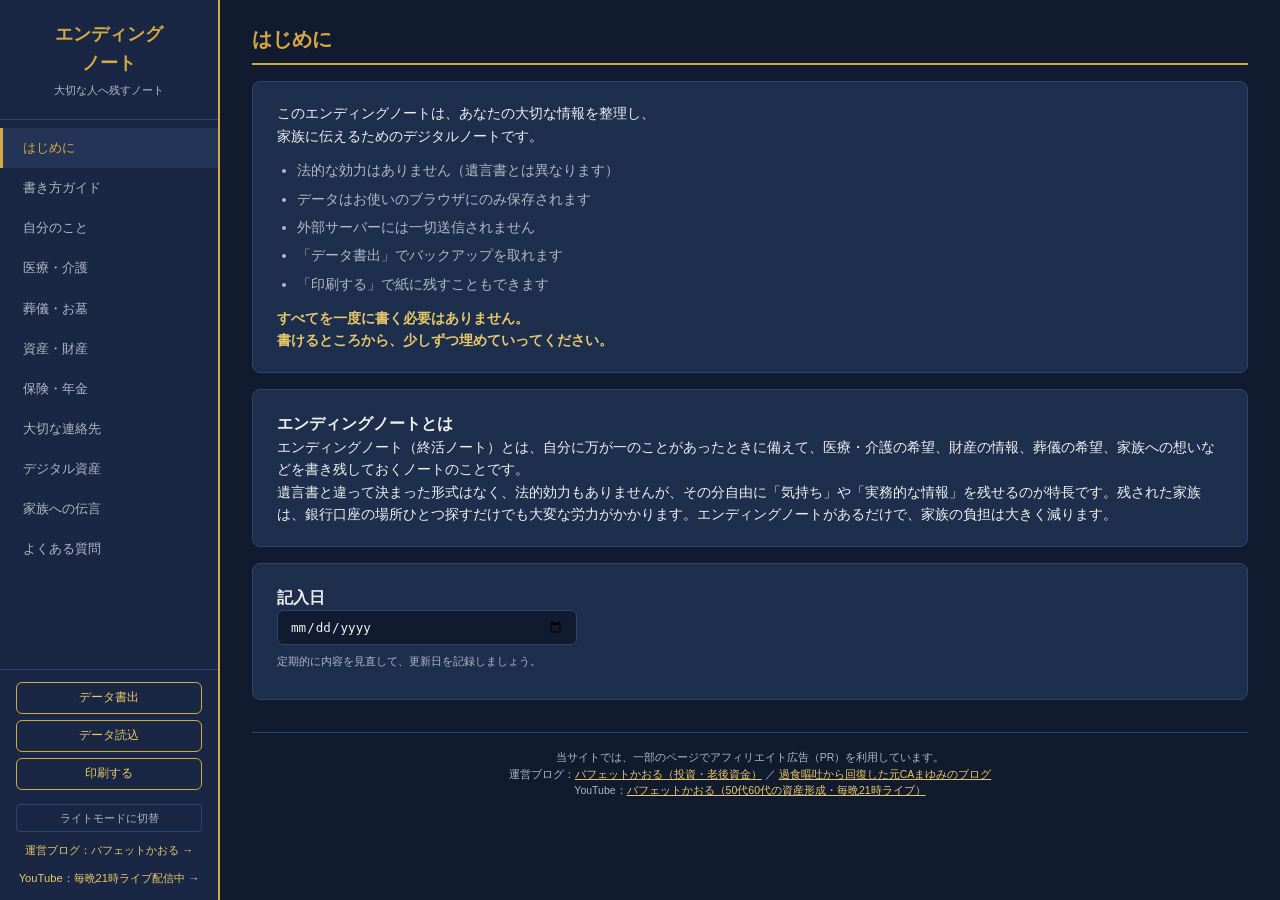
<file: index.html>
<!DOCTYPE html>
<html lang="ja">
<head>
  <meta charset="UTF-8">
  <meta name="viewport" content="width=device-width, initial-scale=1.0">
  <title>エンディングノート | 無料で使えるデジタル終活シート</title>
  <meta name="description" content="ブラウザで使える無料のエンディングノート。家族への伝言、資産情報、医療・介護の希望、葬儀の希望などを整理できます。印刷対応。">
  <meta name="keywords" content="エンディングノート,終活,無料,デジタル,家族,資産管理,遺言">
  <meta property="og:title" content="エンディングノート | 無料デジタル終活シート">
  <meta property="og:description" content="家族への伝言、資産情報、医療の希望をブラウザで整理。印刷もできる無料ツール。">
  <meta property="og:type" content="website">
  <meta property="og:locale" content="ja_JP">
  <meta property="og:site_name" content="エンディングノート | 無料デジタル終活シート">
  <meta name="twitter:card" content="summary">
  <link rel="canonical" href="https://buffettkaoru.github.io/ending-note/">
  <meta property="og:url" content="https://buffettkaoru.github.io/ending-note/">
  <!-- TODO: Google Analytics 4 を使う場合は、G-XXXXXXXXXX を自分の測定IDに変えてコメントを外してください
  <script async src="https://www.googletagmanager.com/gtag/js?id=G-XXXXXXXXXX"></script>
  <script>
    window.dataLayer = window.dataLayer || [];
    function gtag(){dataLayer.push(arguments);}
    gtag('js', new Date());
    gtag('config', 'G-XXXXXXXXXX');
  </script>
  -->
  <script type="application/ld+json">
  {
    "@context": "https://schema.org",
    "@type": "WebApplication",
    "name": "エンディングノート | 無料デジタル終活シート",
    "applicationCategory": "LifestyleApplication",
    "operatingSystem": "Web",
    "inLanguage": "ja",
    "offers": { "@type": "Offer", "price": "0", "priceCurrency": "JPY" },
    "description": "ブラウザで使える無料のエンディングノート。家族への伝言、資産情報、医療・介護の希望、葬儀の希望などを整理でき、印刷にも対応しています。"
  }
  </script>
  <script type="application/ld+json">
  {
    "@context": "https://schema.org",
    "@type": "FAQPage",
    "mainEntity": [
      {
        "@type": "Question",
        "name": "エンディングノートに法的効力はありますか？",
        "acceptedAnswer": { "@type": "Answer", "text": "エンディングノートに法的効力はありません。財産の分け方など法的に有効な意思表示をしたい場合は、別途遺言書（自筆証書遺言・公正証書遺言など）の作成が必要です。エンディングノートは、遺言書では伝えきれない希望や気持ちを家族に残すためのものです。" }
      },
      {
        "@type": "Question",
        "name": "遺言書とエンディングノートはどう違いますか？",
        "acceptedAnswer": { "@type": "Answer", "text": "遺言書は民法で定められた形式に従って作成する法的な文書で、主に財産の相続について効力を持ちます。一方エンディングノートは形式が自由で、医療・介護の希望、葬儀の希望、家族へのメッセージなど、遺言書に書けない内容を幅広く残せます。両方を用意するのが理想的です。" }
      },
      {
        "@type": "Question",
        "name": "エンディングノートは何歳から書くべきですか？",
        "acceptedAnswer": { "@type": "Answer", "text": "何歳からでも書けます。病気や事故はいつ起こるかわからないため、20〜30代で書き始める方も増えています。すべてを一度に書く必要はなく、書けるところから少しずつ埋めていけば大丈夫です。" }
      },
      {
        "@type": "Question",
        "name": "入力したデータはどこに保存されますか？",
        "acceptedAnswer": { "@type": "Answer", "text": "入力内容はお使いのブラウザ（端末内）にのみ保存され、外部のサーバーには一切送信されません。「データ書出」ボタンでJSONファイルとしてバックアップでき、「印刷する」ボタンで紙に残すこともできます。" }
      },
      {
        "@type": "Question",
        "name": "このエンディングノートは無料で使えますか？",
        "acceptedAnswer": { "@type": "Answer", "text": "はい、完全無料でご利用いただけます。会員登録やアプリのインストールも不要で、ブラウザだけですぐに使えます。" }
      },
      {
        "@type": "Question",
        "name": "書いた内容はあとから修正できますか？",
        "acceptedAnswer": { "@type": "Answer", "text": "いつでも修正できます。むしろ、生活や気持ちの変化に合わせて年に1回など定期的に見直すことをおすすめします。記入日を更新しておくと、家族がどの時点の希望かを判断しやすくなります。" }
      },
      {
        "@type": "Question",
        "name": "書いたエンディングノートは家族にどう共有すればいいですか？",
        "acceptedAnswer": { "@type": "Answer", "text": "印刷して自宅の分かりやすい場所に保管し、保管場所を信頼できる家族に伝えておく方法が確実です。「データ書出」で保存したファイルを家族と共有する方法もあります。ノートの存在自体を誰も知らないと活用されないため、存在と場所を必ず伝えておきましょう。" }
      }
    ]
  }
  </script>
  <link rel="stylesheet" href="css/style.css">
</head>
<body>
  <nav class="sidebar">
    <div class="sidebar-header">
      <h1>エンディング<br>ノート</h1>
      <p class="subtitle">大切な人へ残すノート</p>
    </div>
    <ul class="nav-list">
      <li><a href="#" class="nav-link active" data-page="intro">はじめに</a></li>
      <li><a href="#" class="nav-link" data-page="guide">書き方ガイド</a></li>
      <li><a href="#" class="nav-link" data-page="personal">自分のこと</a></li>
      <li><a href="#" class="nav-link" data-page="medical">医療・介護</a></li>
      <li><a href="#" class="nav-link" data-page="funeral">葬儀・お墓</a></li>
      <li><a href="#" class="nav-link" data-page="assets">資産・財産</a></li>
      <li><a href="#" class="nav-link" data-page="insurance">保険・年金</a></li>
      <li><a href="#" class="nav-link" data-page="contacts">大切な連絡先</a></li>
      <li><a href="#" class="nav-link" data-page="digital">デジタル資産</a></li>
      <li><a href="#" class="nav-link" data-page="message">家族への伝言</a></li>
      <li><a href="#" class="nav-link" data-page="faq">よくある質問</a></li>
    </ul>
    <div class="sidebar-footer">
      <button class="btn btn-outline" id="exportBtn">データ書出</button>
      <button class="btn btn-outline" id="importBtn">データ読込</button>
      <input type="file" id="importFile" accept=".json" style="display:none">
      <button class="btn btn-outline" id="printBtn">印刷する</button>
      <button class="theme-toggle" id="themeToggle">ライトモードに切替</button>
      <a class="sidebar-blog-link" href="https://cabinattendant.blog/" target="_blank" rel="noopener">運営ブログ：バフェットかおる →</a>
      <a class="sidebar-blog-link" href="https://www.youtube.com/@buffettkaoru" target="_blank" rel="noopener">YouTube：毎晩21時ライブ配信中 →</a>
    </div>
  </nav>

  <div class="main-content">

    <!-- はじめに -->
    <div class="page active" id="page-intro">
      <h2 class="page-title">はじめに</h2>
      <div class="intro-card">
        <p>このエンディングノートは、あなたの大切な情報を整理し、<br>家族に伝えるためのデジタルノートです。</p>
        <ul>
          <li>法的な効力はありません（遺言書とは異なります）</li>
          <li>データはお使いのブラウザにのみ保存されます</li>
          <li>外部サーバーには一切送信されません</li>
          <li>「データ書出」でバックアップを取れます</li>
          <li>「印刷する」で紙に残すこともできます</li>
        </ul>
        <p class="intro-note">すべてを一度に書く必要はありません。<br>書けるところから、少しずつ埋めていってください。</p>
      </div>
      <div class="intro-card">
        <h3>エンディングノートとは</h3>
        <p>エンディングノート（終活ノート）とは、自分に万が一のことがあったときに備えて、医療・介護の希望、財産の情報、葬儀の希望、家族への想いなどを書き残しておくノートのことです。</p>
        <p>遺言書と違って決まった形式はなく、法的効力もありませんが、その分自由に「気持ち」や「実務的な情報」を残せるのが特長です。残された家族は、銀行口座の場所ひとつ探すだけでも大変な労力がかかります。エンディングノートがあるだけで、家族の負担は大きく減ります。</p>
      </div>
      <div class="intro-card">
        <h3>記入日</h3>
        <input type="date" id="writeDate" class="form-input" style="max-width:300px;">
        <p class="form-note">定期的に内容を見直して、更新日を記録しましょう。</p>
      </div>
    </div>

    <!-- 書き方ガイド -->
    <div class="page info-page" id="page-guide">
      <h2 class="page-title">エンディングノートの書き方ガイド</h2>
      <div class="intro-card">
        <p>「何から書けばいいかわからない」という方のために、無理なく書き進めるためのステップを紹介します。<strong>完璧に埋める必要はありません。</strong>1ページでも書けば、それだけ家族の助けになります。</p>
      </div>
      <div class="form-section">
        <h3>ステップ1：まずは「大切な連絡先」から</h3>
        <p class="guide-text">一番書きやすく、一番実用的なのが連絡先リストです。万が一のとき、家族が「誰に知らせればいいのか」で最初に困ります。親族・親友・かかりつけ医・保険の担当者などを書き出しましょう。</p>
        <h3>ステップ2：資産・保険の「ありか」を書く</h3>
        <p class="guide-text">金額まで書く必要はありません。「どこの銀行に口座があるか」「どの保険会社と契約しているか」が分かるだけで、家族は手続きを進められます。使っていない口座やサブスクの整理を始めるきっかけにもなります。</p>
        <h3>ステップ3：医療・介護の希望を書く</h3>
        <p class="guide-text">延命治療や介護の希望は、家族が最も判断に迷い、心の負担を感じる部分です。「家族に任せる」という選択でも、書いてあるだけで家族は救われます。元気なうちに、落ち着いて考えられる今のうちに書いておきましょう。</p>
        <h3>ステップ4：葬儀・お墓の希望を書く</h3>
        <p class="guide-text">葬儀の規模や形式の希望を残しておくと、家族は迷わず、費用面でも適切な判断がしやすくなります。呼んでほしい人のリストは、家族が知らない交友関係を伝える大切な情報です。</p>
        <h3>ステップ5：家族への伝言は最後にゆっくり</h3>
        <p class="guide-text">一番大切で、一番時間がかかるページです。感謝の気持ち、伝えそびれていたこと、お願いしたいこと。うまく書こうとせず、話しかけるように書くのがコツです。</p>
        <h3>書いたあとに必ずやること</h3>
        <ul class="guide-list">
          <li><strong>保管場所を家族に伝える</strong> — 存在を知られていないノートは活用されません</li>
          <li><strong>年に1回見直す</strong> — 誕生日や年末年始など、タイミングを決めておくと続きます</li>
          <li><strong>印刷して紙でも残す</strong> — デジタルと紙の両方があると確実です</li>
          <li><strong>財産の分け方は遺言書で</strong> — 法的効力が必要な内容は、遺言書の作成を検討しましょう</li>
        </ul>
      </div>
    </div>

    <!-- 自分のこと -->
    <div class="page" id="page-personal">
      <h2 class="page-title">自分のこと</h2>
      <div class="form-section">
        <div class="form-grid">
          <div class="form-group"><label>氏名</label><input type="text" class="form-input" data-key="personal.name"></div>
          <div class="form-group"><label>ふりがな</label><input type="text" class="form-input" data-key="personal.nameKana"></div>
          <div class="form-group"><label>生年月日</label><input type="date" class="form-input" data-key="personal.birthday"></div>
          <div class="form-group"><label>血液型</label><select class="form-input" data-key="personal.bloodType"><option value="">選択</option><option>A型</option><option>B型</option><option>O型</option><option>AB型</option><option>不明</option></select></div>
          <div class="form-group"><label>住所</label><input type="text" class="form-input full-width" data-key="personal.address"></div>
          <div class="form-group"><label>電話番号</label><input type="tel" class="form-input" data-key="personal.phone"></div>
          <div class="form-group"><label>メールアドレス</label><input type="email" class="form-input" data-key="personal.email"></div>
          <div class="form-group"><label>本籍地</label><input type="text" class="form-input full-width" data-key="personal.domicile"></div>
        </div>
        <div class="form-group"><label>趣味・特技</label><textarea class="form-textarea" data-key="personal.hobbies" rows="3"></textarea></div>
        <div class="form-group"><label>好きな食べ物</label><input type="text" class="form-input full-width" data-key="personal.favoriteFood"></div>
        <div class="form-group"><label>自分史・思い出</label><textarea class="form-textarea" data-key="personal.history" rows="6" placeholder="これまでの人生で大切にしてきたこと、思い出に残っていることなどを自由に書いてください"></textarea></div>
      </div>
    </div>

    <!-- 医療・介護 -->
    <div class="page" id="page-medical">
      <h2 class="page-title">医療・介護の希望</h2>
      <div class="form-section">
        <h3>かかりつけ医</h3>
        <div class="form-grid">
          <div class="form-group"><label>病院名</label><input type="text" class="form-input" data-key="medical.hospital"></div>
          <div class="form-group"><label>担当医</label><input type="text" class="form-input" data-key="medical.doctor"></div>
          <div class="form-group"><label>電話番号</label><input type="tel" class="form-input" data-key="medical.hospitalPhone"></div>
        </div>
        <div class="form-group"><label>持病・アレルギー</label><textarea class="form-textarea" data-key="medical.conditions" rows="3"></textarea></div>
        <div class="form-group"><label>服用中の薬</label><textarea class="form-textarea" data-key="medical.medications" rows="3"></textarea></div>

        <h3>介護の希望</h3>
        <div class="form-group">
          <label>介護が必要になったら</label>
          <select class="form-input" data-key="medical.carePreference">
            <option value="">選択してください</option>
            <option>自宅で介護を受けたい</option>
            <option>施設に入りたい</option>
            <option>家族に任せる</option>
            <option>その他</option>
          </select>
        </div>
        <div class="form-group"><label>介護について補足</label><textarea class="form-textarea" data-key="medical.careNote" rows="3"></textarea></div>

        <h3>延命治療の希望</h3>
        <div class="form-group">
          <label>延命治療について</label>
          <select class="form-input" data-key="medical.lifeSupport">
            <option value="">選択してください</option>
            <option>できる限りの延命治療を希望する</option>
            <option>延命治療は望まない（自然に任せたい）</option>
            <option>家族に判断を任せる</option>
            <option>その他</option>
          </select>
        </div>
        <div class="form-group"><label>延命治療について補足</label><textarea class="form-textarea" data-key="medical.lifeSupportNote" rows="3"></textarea></div>

        <h3>臓器提供・献体</h3>
        <div class="form-group">
          <label>臓器提供の意思</label>
          <select class="form-input" data-key="medical.organDonation">
            <option value="">選択してください</option>
            <option>提供したい</option>
            <option>提供したくない</option>
            <option>家族に任せる</option>
          </select>
        </div>
      </div>
    </div>

    <!-- 葬儀・お墓 -->
    <div class="page" id="page-funeral">
      <h2 class="page-title">葬儀・お墓の希望</h2>
      <div class="form-section">
        <h3>葬儀の希望</h3>
        <div class="form-group">
          <label>葬儀の規模</label>
          <select class="form-input" data-key="funeral.scale">
            <option value="">選択してください</option>
            <option>一般葬（親族・友人・知人）</option>
            <option>家族葬（家族・親族のみ）</option>
            <option>直葬（火葬のみ）</option>
            <option>お別れ会・偲ぶ会</option>
            <option>家族に任せる</option>
          </select>
        </div>
        <div class="form-group">
          <label>宗教・宗派</label>
          <input type="text" class="form-input" data-key="funeral.religion" placeholder="例：仏教（浄土宗）、無宗教 など">
        </div>
        <div class="form-group"><label>葬儀で流してほしい曲</label><input type="text" class="form-input full-width" data-key="funeral.music"></div>
        <div class="form-group"><label>遺影に使ってほしい写真</label><input type="text" class="form-input full-width" data-key="funeral.photo" placeholder="写真の保存場所やファイル名"></div>
        <div class="form-group"><label>葬儀に呼んでほしい人</label><textarea class="form-textarea" data-key="funeral.inviteList" rows="4" placeholder="名前と連絡先"></textarea></div>
        <div class="form-group"><label>葬儀について補足</label><textarea class="form-textarea" data-key="funeral.note" rows="3"></textarea></div>

        <h3>お墓の希望</h3>
        <div class="form-group">
          <label>お墓の希望</label>
          <select class="form-input" data-key="funeral.graveType">
            <option value="">選択してください</option>
            <option>先祖代々のお墓に入りたい</option>
            <option>新しくお墓を建てたい</option>
            <option>納骨堂</option>
            <option>樹木葬</option>
            <option>海洋散骨</option>
            <option>永代供養</option>
            <option>家族に任せる</option>
          </select>
        </div>
        <div class="form-group"><label>お墓の場所</label><input type="text" class="form-input full-width" data-key="funeral.graveLocation"></div>
      </div>
      <!-- アフィリエイト枠：葬儀（href="#" のままだと自動的に非表示になります。ASPで取得したリンクに差し替えてください） -->
      <aside class="ad-card" data-ad>
        <span class="ad-label">PR</span>
        <div class="ad-body">
          <h4>葬儀費用は、事前の見積もりで大きく変わります</h4>
          <p>葬儀は急に必要になることが多く、その場で決めると費用が割高になりがちです。元気なうちに一度見積もりを取っておくと、家族の金銭的・精神的な負担を減らせます。</p>
          <a class="btn btn-cta" href="#" target="_blank" rel="sponsored noopener">無料で葬儀の資料請求・見積もりをする</a>
        </div>
      </aside>
    </div>

    <!-- 資産・財産 -->
    <div class="page" id="page-assets">
      <h2 class="page-title">資産・財産</h2>
      <div class="form-section">
        <p class="form-note">※具体的な金額を書かない場合は、「ある」「ない」だけでも家族の助けになります。</p>

        <h3>預貯金</h3>
        <div id="bankAccounts">
          <div class="repeater-item">
            <div class="form-grid">
              <div class="form-group"><label>金融機関名</label><input type="text" class="form-input" data-array="assets.banks" data-field="name" data-index="0"></div>
              <div class="form-group"><label>支店名</label><input type="text" class="form-input" data-array="assets.banks" data-field="branch" data-index="0"></div>
              <div class="form-group"><label>種類</label><select class="form-input" data-array="assets.banks" data-field="type" data-index="0"><option value="">選択</option><option>普通</option><option>定期</option><option>当座</option></select></div>
              <div class="form-group"><label>備考</label><input type="text" class="form-input" data-array="assets.banks" data-field="note" data-index="0"></div>
            </div>
          </div>
        </div>
        <button class="btn btn-small" id="addBankBtn">+ 口座を追加</button>

        <h3>証券口座</h3>
        <div id="brokerAccounts">
          <div class="repeater-item">
            <div class="form-grid">
              <div class="form-group"><label>証券会社名</label><input type="text" class="form-input" data-array="assets.brokers" data-field="name" data-index="0"></div>
              <div class="form-group"><label>口座種類</label><select class="form-input" data-array="assets.brokers" data-field="type" data-index="0"><option value="">選択</option><option>特定口座</option><option>NISA</option><option>一般口座</option></select></div>
              <div class="form-group"><label>備考</label><input type="text" class="form-input" data-array="assets.brokers" data-field="note" data-index="0"></div>
            </div>
          </div>
        </div>
        <button class="btn btn-small" id="addBrokerBtn">+ 証券口座を追加</button>

        <h3>不動産</h3>
        <div class="form-group"><label>所有する不動産</label><textarea class="form-textarea" data-key="assets.realEstate" rows="4" placeholder="土地・建物の所在地、名義など"></textarea></div>

        <h3>借入・ローン</h3>
        <div class="form-group"><label>借入・ローンの情報</label><textarea class="form-textarea" data-key="assets.loans" rows="4" placeholder="住宅ローン、カードローンなど（借入先、残高目安）"></textarea></div>

        <h3>その他の資産</h3>
        <div class="form-group"><label>貴金属・美術品・車など</label><textarea class="form-textarea" data-key="assets.others" rows="3"></textarea></div>

        <h3>遺言書</h3>
        <div class="form-group">
          <label>遺言書の有無</label>
          <select class="form-input" data-key="assets.willExists">
            <option value="">選択してください</option>
            <option>ある（自筆証書遺言）</option>
            <option>ある（公正証書遺言）</option>
            <option>ある（法務局保管）</option>
            <option>ない</option>
            <option>作成予定</option>
          </select>
        </div>
        <div class="form-group"><label>遺言書の保管場所</label><input type="text" class="form-input full-width" data-key="assets.willLocation"></div>
      </div>
      <!-- アフィリエイト枠：相続・遺言（href="#" のままだと自動的に非表示になります） -->
      <aside class="ad-card" data-ad>
        <span class="ad-label">PR</span>
        <div class="ad-body">
          <h4>財産の分け方は、遺言書に残すと確実です</h4>
          <p>エンディングノートには法的効力がありません。相続でのトラブルを防ぎたい方は、専門家（司法書士・行政書士・弁護士）への相談や、公正証書遺言の作成を検討しましょう。</p>
          <a class="btn btn-cta" href="#" target="_blank" rel="sponsored noopener">相続・遺言について無料相談する</a>
        </div>
      </aside>
    </div>

    <!-- 保険・年金 -->
    <div class="page" id="page-insurance">
      <h2 class="page-title">保険・年金</h2>
      <div class="form-section">
        <h3>加入している保険</h3>
        <div id="insuranceList">
          <div class="repeater-item">
            <div class="form-grid">
              <div class="form-group"><label>保険会社</label><input type="text" class="form-input" data-array="insurance.list" data-field="company" data-index="0"></div>
              <div class="form-group"><label>種類</label><select class="form-input" data-array="insurance.list" data-field="type" data-index="0"><option value="">選択</option><option>生命保険</option><option>医療保険</option><option>がん保険</option><option>火災保険</option><option>自動車保険</option><option>個人年金</option><option>その他</option></select></div>
              <div class="form-group"><label>証券番号</label><input type="text" class="form-input" data-array="insurance.list" data-field="policyNo" data-index="0"></div>
              <div class="form-group"><label>受取人</label><input type="text" class="form-input" data-array="insurance.list" data-field="beneficiary" data-index="0"></div>
            </div>
          </div>
        </div>
        <button class="btn btn-small" id="addInsuranceBtn">+ 保険を追加</button>

        <h3>年金</h3>
        <div class="form-grid">
          <div class="form-group"><label>基礎年金番号</label><input type="text" class="form-input" data-key="insurance.pensionNo"></div>
          <div class="form-group"><label>年金の種類</label><input type="text" class="form-input" data-key="insurance.pensionType" placeholder="国民年金、厚生年金、企業年金など"></div>
        </div>
      </div>
      <!-- アフィリエイト枠：保険の見直し（href="#" のままだと自動的に非表示になります） -->
      <aside class="ad-card" data-ad>
        <span class="ad-label">PR</span>
        <div class="ad-body">
          <h4>保険を書き出したら、見直しのチャンスです</h4>
          <p>加入中の保険を整理してみると、「保障が重複している」「今の生活に合っていない」ことがよくあります。無料の保険相談で、保険料を減らせるケースも少なくありません。</p>
          <a class="btn btn-cta" href="#" target="_blank" rel="sponsored noopener">無料で保険の見直し相談をする</a>
        </div>
      </aside>
    </div>

    <!-- 大切な連絡先 -->
    <div class="page" id="page-contacts">
      <h2 class="page-title">大切な連絡先</h2>
      <div class="form-section">
        <p class="form-note">万が一の時に連絡してほしい方のリストです。</p>
        <div id="contactList">
          <div class="repeater-item">
            <div class="form-grid">
              <div class="form-group"><label>名前</label><input type="text" class="form-input" data-array="contacts.list" data-field="name" data-index="0"></div>
              <div class="form-group"><label>関係</label><input type="text" class="form-input" data-array="contacts.list" data-field="relation" data-index="0" placeholder="例：長男、親友、弁護士"></div>
              <div class="form-group"><label>電話番号</label><input type="tel" class="form-input" data-array="contacts.list" data-field="phone" data-index="0"></div>
              <div class="form-group"><label>備考</label><input type="text" class="form-input" data-array="contacts.list" data-field="note" data-index="0"></div>
            </div>
          </div>
        </div>
        <button class="btn btn-small" id="addContactBtn">+ 連絡先を追加</button>
      </div>
    </div>

    <!-- デジタル資産 -->
    <div class="page" id="page-digital">
      <h2 class="page-title">デジタル資産</h2>
      <div class="form-section">
        <p class="form-note">※パスワードそのものは書かず、「ヒント」や「保管場所」だけを記入することをおすすめします。</p>

        <h3>スマホ・パソコン</h3>
        <div class="form-group"><label>スマホのロック解除方法のヒント</label><input type="text" class="form-input full-width" data-key="digital.phoneHint" placeholder="例：誕生日4桁、パスワード管理アプリに記載"></div>
        <div class="form-group"><label>パソコンのログイン方法のヒント</label><input type="text" class="form-input full-width" data-key="digital.pcHint"></div>

        <h3>重要なアカウント</h3>
        <div id="digitalAccounts">
          <div class="repeater-item">
            <div class="form-grid">
              <div class="form-group"><label>サービス名</label><input type="text" class="form-input" data-array="digital.accounts" data-field="service" data-index="0" placeholder="例：Gmail、銀行アプリ"></div>
              <div class="form-group"><label>ID/メールアドレス</label><input type="text" class="form-input" data-array="digital.accounts" data-field="id" data-index="0"></div>
              <div class="form-group"><label>パスワードのヒント</label><input type="text" class="form-input" data-array="digital.accounts" data-field="hint" data-index="0" placeholder="ヒントだけ記入"></div>
              <div class="form-group"><label>死後の希望</label><select class="form-input" data-array="digital.accounts" data-field="action" data-index="0"><option value="">選択</option><option>削除してほしい</option><option>そのままでよい</option><option>家族に引き継ぎ</option></select></div>
            </div>
          </div>
        </div>
        <button class="btn btn-small" id="addDigitalBtn">+ アカウントを追加</button>

        <h3>SNS</h3>
        <div class="form-group">
          <label>SNSアカウントの死後の扱い</label>
          <select class="form-input" data-key="digital.snsAction">
            <option value="">選択してください</option>
            <option>すべて削除してほしい</option>
            <option>そのまま残してほしい</option>
            <option>追悼アカウントにしてほしい</option>
            <option>家族に任せる</option>
          </select>
        </div>

        <h3>サブスクリプション（月額サービス）</h3>
        <div class="form-group"><label>解約が必要なサービス</label><textarea class="form-textarea" data-key="digital.subscriptions" rows="4" placeholder="例：Netflix、Spotify、Amazon Prime、新聞電子版など"></textarea></div>
      </div>
    </div>

    <!-- 家族への伝言 -->
    <div class="page" id="page-message">
      <h2 class="page-title">家族への伝言</h2>
      <div class="form-section">
        <p class="intro-note">一番大切なページです。伝えたいこと、感謝の気持ち、お願いしたいことを自由に書いてください。</p>

        <div class="form-group">
          <label>配偶者へ</label>
          <textarea class="form-textarea" data-key="message.spouse" rows="6" placeholder="感謝の気持ち、伝えたいことを自由に"></textarea>
        </div>
        <div class="form-group">
          <label>子どもたちへ</label>
          <textarea class="form-textarea" data-key="message.children" rows="6"></textarea>
        </div>
        <div class="form-group">
          <label>親へ</label>
          <textarea class="form-textarea" data-key="message.parents" rows="4"></textarea>
        </div>
        <div class="form-group">
          <label>友人・その他の方へ</label>
          <textarea class="form-textarea" data-key="message.friends" rows="4"></textarea>
        </div>
        <div class="form-group">
          <label>その他、伝えておきたいこと</label>
          <textarea class="form-textarea" data-key="message.other" rows="6" placeholder="ペットのこと、大切にしているものの扱い、感謝していることなど"></textarea>
        </div>
      </div>
    </div>

    <!-- よくある質問 -->
    <div class="page info-page" id="page-faq">
      <h2 class="page-title">よくある質問</h2>
      <div class="form-section">
        <div class="faq-item">
          <h3>Q. エンディングノートに法的効力はありますか？</h3>
          <p>ありません。財産の分け方など法的に有効な意思表示をしたい場合は、別途遺言書（自筆証書遺言・公正証書遺言など）の作成が必要です。エンディングノートは、遺言書では伝えきれない希望や気持ちを家族に残すためのものです。</p>
        </div>
        <div class="faq-item">
          <h3>Q. 遺言書とエンディングノートはどう違いますか？</h3>
          <p>遺言書は民法で定められた形式に従って作成する法的な文書で、主に財産の相続について効力を持ちます。エンディングノートは形式が自由で、医療・介護の希望、葬儀の希望、家族へのメッセージなど、遺言書に書けない内容を幅広く残せます。両方を用意するのが理想的です。</p>
        </div>
        <div class="faq-item">
          <h3>Q. 何歳から書くべきですか？</h3>
          <p>何歳からでも書けます。病気や事故はいつ起こるかわからないため、20〜30代で書き始める方も増えています。すべてを一度に書く必要はなく、書けるところから少しずつ埋めていけば大丈夫です。</p>
        </div>
        <div class="faq-item">
          <h3>Q. 入力したデータはどこに保存されますか？</h3>
          <p>入力内容はお使いのブラウザ（端末内）にのみ保存され、外部のサーバーには一切送信されません。「データ書出」ボタンでバックアップでき、「印刷する」ボタンで紙に残すこともできます。ただし、ブラウザの履歴削除でデータが消えることがあるため、定期的なバックアップをおすすめします。</p>
        </div>
        <div class="faq-item">
          <h3>Q. 無料で使えますか？</h3>
          <p>はい、完全無料です。会員登録やアプリのインストールも不要で、ブラウザだけですぐに使えます。</p>
        </div>
        <div class="faq-item">
          <h3>Q. 書いた内容はあとから修正できますか？</h3>
          <p>いつでも修正できます。生活や気持ちの変化に合わせて、年に1回など定期的に見直すことをおすすめします。記入日を更新しておくと、家族がどの時点の希望かを判断しやすくなります。</p>
        </div>
        <div class="faq-item">
          <h3>Q. 書いたノートは家族にどう共有すればいいですか？</h3>
          <p>印刷して自宅の分かりやすい場所に保管し、保管場所を信頼できる家族に伝えておく方法が確実です。「データ書出」で保存したファイルを家族と共有する方法もあります。ノートの存在自体を誰も知らないと活用されないため、存在と場所を必ず伝えておきましょう。</p>
        </div>
      </div>
    </div>

    <footer class="site-footer">
      <p>当サイトでは、一部のページでアフィリエイト広告（PR）を利用しています。</p>
      <p>運営ブログ：<a href="https://cabinattendant.blog/" target="_blank" rel="noopener">バフェットかおる（投資・老後資金）</a> ／ <a href="https://www.sesshokushougai.net/" target="_blank" rel="noopener">過食嘔吐から回復した元CAまゆみのブログ</a></p>
      <p>YouTube：<a href="https://www.youtube.com/@buffettkaoru" target="_blank" rel="noopener">バフェットかおる（50代60代の資産形成・毎晩21時ライブ）</a></p>
    </footer>

  </div>

  <noscript><p style="padding:16px;">このツールの利用にはJavaScriptを有効にしてください。</p></noscript>
  <script src="js/app.js"></script>
</body>
</html>
</file>
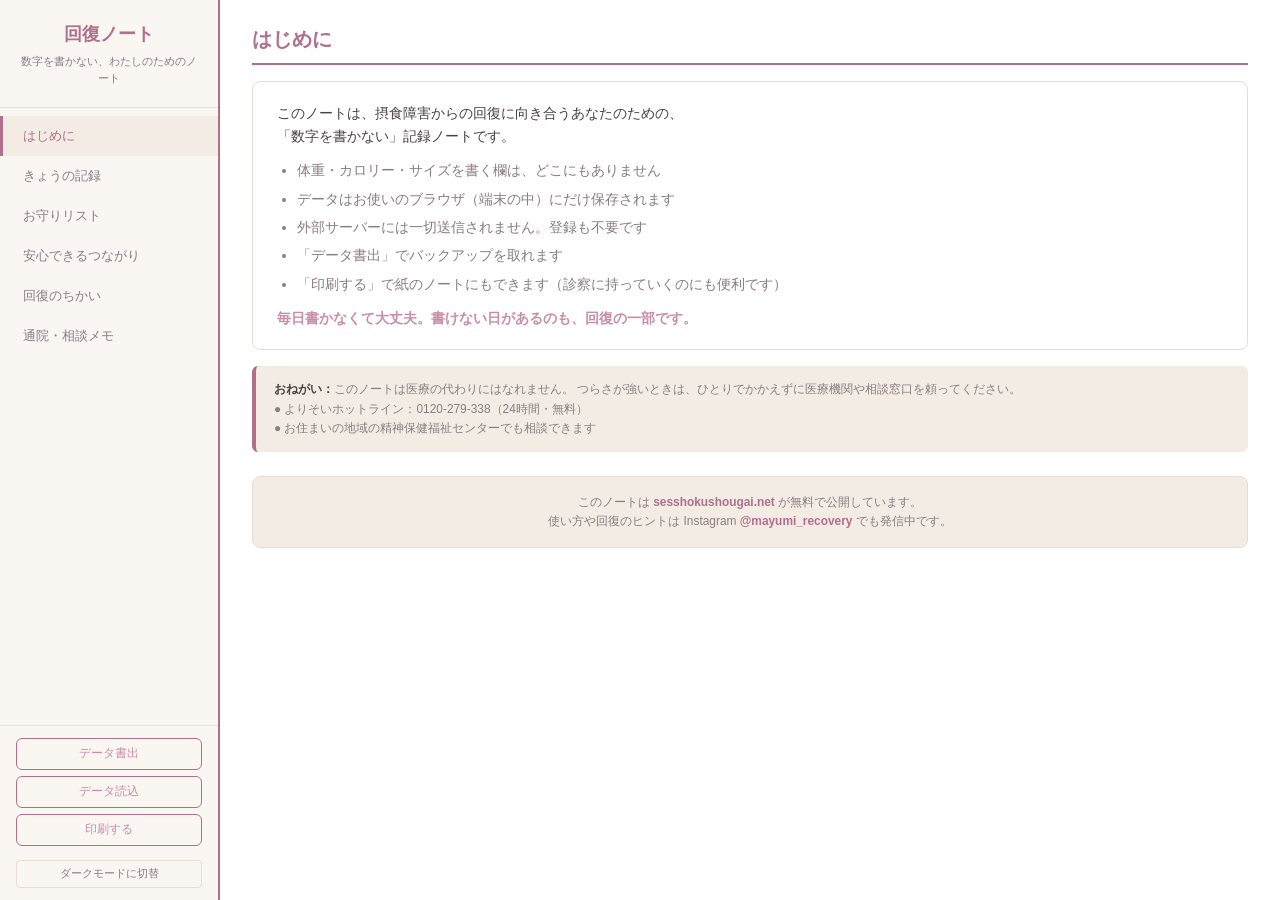
<file: recovery-note/index.html>
<!DOCTYPE html>
<html lang="ja">
<head>
  <meta charset="UTF-8">
  <meta name="viewport" content="width=device-width, initial-scale=1.0">
  <title>回復ノート | 体重もカロリーも書かない、回復のための無料ノート</title>
  <meta name="description" content="摂食障害からの回復を支える無料のデジタルノート。体重・カロリーの数字は一切書きません。気分の記録、衝動が来たときのお守りリスト、安心できるつながりを整理できます。登録不要・データは端末内のみ。">
  <meta property="og:title" content="回復ノート | 数字を書かない、回復のための無料ノート">
  <meta property="og:description" content="気分の記録・お守りリスト・安心リストをブラウザで。登録不要、データは端末の中だけ。">
  <meta property="og:type" content="website">
  <link rel="stylesheet" href="style.css">
</head>
<body>
  <nav class="sidebar">
    <div class="sidebar-header">
      <h1>回復ノート</h1>
      <p class="subtitle">数字を書かない、わたしのためのノート</p>
    </div>
    <ul class="nav-list">
      <li><a href="#" class="nav-link active" data-page="intro">はじめに</a></li>
      <li><a href="#" class="nav-link" data-page="diary">きょうの記録</a></li>
      <li><a href="#" class="nav-link" data-page="omamori">お守りリスト</a></li>
      <li><a href="#" class="nav-link" data-page="anshin">安心できるつながり</a></li>
      <li><a href="#" class="nav-link" data-page="chikai">回復のちかい</a></li>
      <li><a href="#" class="nav-link" data-page="tsuin">通院・相談メモ</a></li>
    </ul>
    <div class="sidebar-footer">
      <button class="btn btn-outline" id="exportBtn">データ書出</button>
      <button class="btn btn-outline" id="importBtn">データ読込</button>
      <input type="file" id="importFile" accept=".json" style="display:none">
      <button class="btn btn-outline" id="printBtn">印刷する</button>
      <button class="theme-toggle" id="themeToggle">ダークモードに切替</button>
    </div>
  </nav>

  <div class="main-content">

    <!-- はじめに -->
    <div class="page active" id="page-intro">
      <h2 class="page-title">はじめに</h2>
      <div class="intro-card">
        <p>このノートは、摂食障害からの回復に向き合うあなたのための、<br>「数字を書かない」記録ノートです。</p>
        <ul>
          <li>体重・カロリー・サイズを書く欄は、どこにもありません</li>
          <li>データはお使いのブラウザ（端末の中）にだけ保存されます</li>
          <li>外部サーバーには一切送信されません。登録も不要です</li>
          <li>「データ書出」でバックアップを取れます</li>
          <li>「印刷する」で紙のノートにもできます（診察に持っていくのにも便利です）</li>
        </ul>
        <p class="intro-note">毎日書かなくて大丈夫。書けない日があるのも、回復の一部です。</p>
      </div>
      <div class="help-box">
        <strong>おねがい：</strong>このノートは医療の代わりにはなれません。
        つらさが強いときは、ひとりでかかえずに医療機関や相談窓口を頼ってください。<br>
        ● よりそいホットライン：0120-279-338（24時間・無料）<br>
        ● お住まいの地域の精神保健福祉センターでも相談できます
      </div>
    </div>

    <!-- きょうの記録 -->
    <div class="page" id="page-diary">
      <h2 class="page-title">きょうの記録</h2>
      <div class="help-box">
        「何を食べたか」より「どんな気持ちだったか」を残すノートです。
        できたことは、どんなに小さくても立派な一歩です。
      </div>
      <div class="form-section">
        <div id="diaryList"></div>
        <button class="btn-small" id="addDiaryBtn">＋ 記録を追加</button>
      </div>
    </div>

    <!-- お守りリスト -->
    <div class="page" id="page-omamori">
      <h2 class="page-title">お守りリスト</h2>
      <div class="help-box">
        衝動やつらい気持ちがきたときの「自分の取扱説明書」です。
        落ち着いているときに書いておくと、しんどい夜のあなたを助けてくれます。<br>
        例：「あたたかい飲み物をいれる」「5分だけ外の空気を吸う」「◯◯さんのことを考える」
      </div>
      <div class="form-section">
        <div id="omamoriList"></div>
        <button class="btn-small" id="addOmamoriBtn">＋ お守りを追加</button>
      </div>
    </div>

    <!-- 安心できるつながり -->
    <div class="page" id="page-anshin">
      <h2 class="page-title">安心できるつながり</h2>
      <div class="help-box">
        頼れる人・場所・窓口のリストです。「頼ること」は回復のスキルのひとつ。
        人でなくても大丈夫（ペット、本、音楽、場所も立派なつながりです）。
      </div>
      <div class="form-section">
        <div id="anshinList"></div>
        <button class="btn-small" id="addAnshinBtn">＋ つながりを追加</button>
      </div>
    </div>

    <!-- 回復のちかい -->
    <div class="page" id="page-chikai">
      <h2 class="page-title">回復のちかい</h2>
      <div class="form-section">
        <div class="form-group">
          <label>わたしが回復したい理由</label>
          <textarea class="form-textarea" data-key="chikai.reason" rows="5" placeholder="だれかのためでも、自分のためでも。ゆらいでもいい、いまの気持ちを書いてください"></textarea>
        </div>
        <div class="form-group">
          <label>回復したらやりたいこと</label>
          <textarea class="form-textarea" data-key="chikai.todo" rows="5" placeholder="食べることを気にせず旅行に行く、友達とごはんに行く、など自由に"></textarea>
        </div>
        <div class="form-group">
          <label>過去のわたしへ、いまのわたしから</label>
          <textarea class="form-textarea" data-key="chikai.letter" rows="5" placeholder="いちばんつらかったころの自分に、いまのあなたが声をかけるとしたら"></textarea>
        </div>
      </div>
    </div>

    <!-- 通院・相談メモ -->
    <div class="page" id="page-tsuin">
      <h2 class="page-title">通院・相談メモ</h2>
      <div class="help-box">
        診察やカウンセリングで「話したいこと」「言われたこと」のメモです。
        印刷して持っていくと、診察室で言葉が出てこないときのお守りになります。
      </div>
      <div class="form-section">
        <div id="tsuinList"></div>
        <button class="btn-small" id="addTsuinBtn">＋ メモを追加</button>
      </div>
    </div>

    <div class="cta-footer">
      このノートは <a href="https://www.sesshokushougai.net/" target="_blank" rel="noopener">sesshokushougai.net</a> が無料で公開しています。<br>
      使い方や回復のヒントは Instagram <a href="https://www.instagram.com/mayumi_recovery/" target="_blank" rel="noopener">@mayumi_recovery</a> でも発信中です。
    </div>
  </div>

  <script src="note.js"></script>
</body>
</html>
</file>
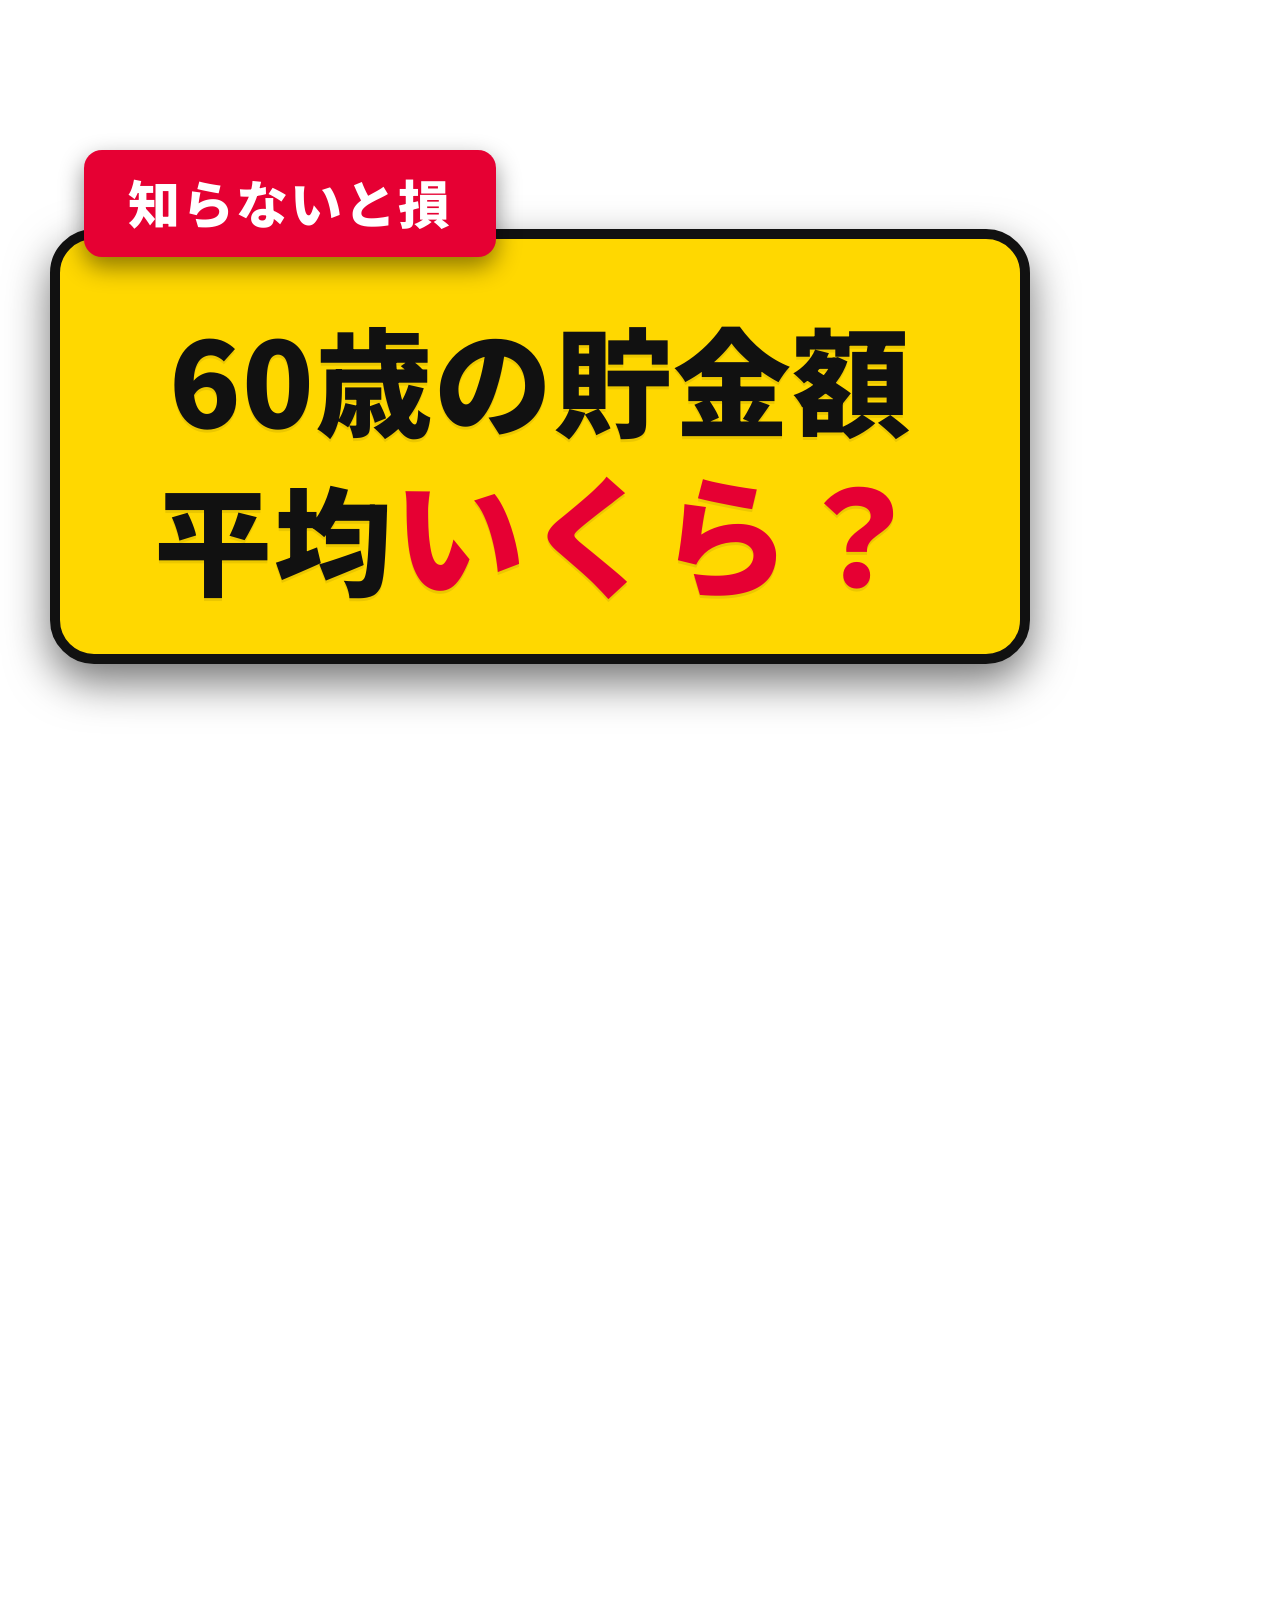
<file: docs/shorts-アイキャッチ/generator.html>
<!DOCTYPE html>
<html lang="ja">
<head>
<meta charset="UTF-8">
<title>ショート用アイキャッチ生成ツール</title>
<!-- 文字の書き換え方は同じフォルダの README.md を参照 -->
<link rel="preconnect" href="https://fonts.googleapis.com">
<link rel="preconnect" href="https://fonts.gstatic.com" crossorigin>
<link href="https://fonts.googleapis.com/css2?family=Noto+Sans+JP:wght@500;900&display=swap" rel="stylesheet">
<style>
  * { margin: 0; padding: 0; box-sizing: border-box; }
  html, body { width: 1080px; height: 1920px; background: transparent; overflow: hidden; }
  body.preview { background: linear-gradient(160deg, #3a3f4a 0%, #23262e 60%, #15171c 100%); }
  body.preview::after {
    content: "（動画がここに映るイメージ）";
    position: absolute; top: 900px; left: 0; width: 1080px;
    text-align: center; color: rgba(255,255,255,.35);
    font-family: "Noto Sans JP"; font-size: 44px; font-weight: 500;
  }
  .wrap {
    position: absolute; top: 150px; left: 50px; width: 980px;
    font-family: "Noto Sans JP", sans-serif;
  }
  .badge {
    position: relative; z-index: 2; display: inline-block;
    margin: 0 0 -34px 34px;
    background: #E60033; color: #fff;
    font-size: 52px; font-weight: 900; letter-spacing: .04em;
    padding: 14px 44px 18px; border-radius: 18px;
    box-shadow: 0 10px 24px rgba(0,0,0,.45);
  }
  .band {
    position: relative; z-index: 1;
    background: #FFD800;
    border: 10px solid #111;
    border-radius: 44px;
    padding: 66px 30px 44px;
    text-align: center;
    box-shadow: 0 18px 44px rgba(0,0,0,.55);
  }
  .line {
    font-size: 118px; font-weight: 900; color: #111;
    line-height: 1.22; letter-spacing: .01em;
    text-shadow: 0 3px 0 rgba(0,0,0,.08);
    white-space: nowrap;
  }
  .line .red { color: #E60033; }
  .line .big { font-size: 132px; }
</style>
</head>
<body>
<div class="wrap">
  <div class="badge" id="badge"></div>
  <div class="band">
    <div class="line" id="line1"></div>
    <div class="line" id="line2"></div>
  </div>
</div>
<script>
// ▼▼▼ 文字を変えたいときは、この4案の badge / l1 / l2 を書き換えて保存 ▼▼▼
//     <span class='red'>〜</span> で囲んだ部分が赤字になります（1〜2語だけ推奨）
const VARIANTS = {
  A: { badge: "知らないと損",       l1: "60歳の貯金額",   l2: "平均<span class='red big'>いくら？</span>" },
  B: { badge: "年金世代は必見",     l1: "年金のコレ",     l2: "知らないと<span class='red big'>損</span>" },
  C: { badge: "資産1.6億円の元CA", l1: "それでも私が",   l2: "<span class='red'>パート</span>で働く理由" },
  D: { badge: "元CAの高配当株",     l1: "持ってるだけで", l2: "<span class='red'>お金が入る</span>株" },
};
// ▲▲▲ ここまで ▲▲▲

const p = new URLSearchParams(location.search);
const v = VARIANTS[p.get("v") || "A"];
document.getElementById("badge").textContent = v.badge;
document.getElementById("line1").innerHTML = v.l1;
document.getElementById("line2").innerHTML = v.l2;
if (p.get("mode") === "preview") document.body.classList.add("preview");

// 枠からはみ出す行は自動で文字を縮小する
document.fonts.ready.then(() => {
  for (const el of document.querySelectorAll(".line")) {
    let size = parseFloat(getComputedStyle(el).fontSize);
    while (el.scrollWidth > el.clientWidth && size > 40) {
      size -= 2;
      el.style.fontSize = size + "px";
      for (const b of el.querySelectorAll(".big")) b.style.fontSize = (size * 1.12) + "px";
    }
  }
});
</script>
</body>
</html>
</file>
<file: css/style.css>
*, *::before, *::after { margin:0; padding:0; box-sizing:border-box; }

:root {
  --navy:#1a2744; --navy-light:#243456; --navy-dark:#111b30;
  --gold:#d4a843; --gold-light:#e8c96a;
  --white:#f0f0f0; --gray:#b0b8c8;
  --card-bg:#1e2f4d; --border:#2e4470;
  --sidebar-w:220px; --accent:#e94560;
}

.light-mode {
  --navy:#f5f5f5; --navy-light:#e8e8e8; --navy-dark:#ffffff;
  --gold:#1a5276; --gold-light:#2471a3;
  --white:#333333; --gray:#666666;
  --card-bg:#ffffff; --border:#dddddd;
}

html { font-size:14px; }
body { font-family:"Helvetica Neue","Hiragino Kaku Gothic ProN","Meiryo",sans-serif; background:var(--navy-dark); color:var(--white); line-height:1.6; display:flex; min-height:100vh; }

.sidebar { width:var(--sidebar-w); min-height:100vh; background:var(--navy); border-right:2px solid var(--gold); display:flex; flex-direction:column; position:fixed; top:0; left:0; overflow-y:auto; }
.sidebar-header { padding:20px 16px; text-align:center; border-bottom:1px solid var(--border); }
.sidebar-header h1 { font-size:1.3rem; color:var(--gold); }
.subtitle { font-size:0.75rem; color:var(--gray); margin-top:4px; }
.nav-list { list-style:none; flex:1; padding:8px 0; }
.nav-link { display:block; padding:10px 20px; color:var(--gray); text-decoration:none; font-size:0.9rem; border-left:3px solid transparent; }
.nav-link:hover { color:var(--white); background:var(--navy-light); }
.nav-link.active { color:var(--gold); border-left-color:var(--gold); background:var(--navy-light); }
.sidebar-footer { padding:12px 16px; border-top:1px solid var(--border); }

.btn { padding:0.5rem 1rem; border:none; border-radius:6px; cursor:pointer; font-size:0.85rem; transition:opacity 0.2s; }
.btn:hover { opacity:0.85; }
.btn-outline { background:transparent; color:var(--gold-light); border:1px solid var(--gold); width:100%; margin-bottom:6px; }
.btn-small { padding:0.3rem 0.8rem; font-size:0.8rem; background:var(--navy-light); color:var(--gold-light); border:1px solid var(--border); border-radius:4px; cursor:pointer; margin-top:8px; }
.theme-toggle { width:100%; margin-top:8px; padding:0.4rem 0.8rem; background:transparent; color:var(--gray); border:1px solid var(--border); border-radius:4px; cursor:pointer; font-size:0.8rem; }

.main-content { margin-left:var(--sidebar-w); flex:1; padding:24px 32px; min-height:100vh; }
.page { display:none; }
.page.active { display:block; }
.page-title { font-size:1.4rem; color:var(--gold); margin-bottom:16px; padding-bottom:8px; border-bottom:2px solid var(--gold); }

.intro-card { background:var(--card-bg); border:1px solid var(--border); border-radius:8px; padding:20px 24px; margin-bottom:16px; }
.intro-card ul { padding-left:20px; margin:12px 0; }
.intro-card li { margin-bottom:6px; color:var(--gray); }
.intro-note { color:var(--gold-light); font-weight:600; margin-top:12px; }

.form-section { background:var(--card-bg); border:1px solid var(--border); border-radius:8px; padding:24px; margin-bottom:16px; }
.form-section h3 { color:var(--gold); font-size:1.05rem; margin:20px 0 12px; padding-bottom:6px; border-bottom:1px solid var(--border); }
.form-section h3:first-child { margin-top:0; }
.form-grid { display:grid; grid-template-columns:repeat(auto-fill,minmax(250px,1fr)); gap:12px; }
.form-group { margin-bottom:12px; }
.form-group label { display:block; font-size:0.85rem; color:var(--gray); margin-bottom:4px; }
.form-input { width:100%; padding:8px 12px; background:var(--navy-dark); color:var(--white); border:1px solid var(--border); border-radius:6px; font-size:0.9rem; }
.form-input:focus { outline:none; border-color:var(--gold); }
.form-input.full-width { grid-column:1/-1; }
.form-textarea { width:100%; padding:10px 12px; background:var(--navy-dark); color:var(--white); border:1px solid var(--border); border-radius:6px; font-size:0.9rem; resize:vertical; }
.form-textarea:focus { outline:none; border-color:var(--gold); }
.form-note { font-size:0.8rem; color:var(--gray); margin:8px 0; }
.repeater-item { padding:12px 0; border-bottom:1px dashed var(--border); }
.repeater-item:last-child { border-bottom:none; }
.btn-remove { margin-top:4px; padding:0.2rem 0.6rem; font-size:0.75rem; background:transparent; color:var(--gray); border:1px solid var(--border); border-radius:4px; cursor:pointer; }
.btn-remove:hover { color:var(--accent); border-color:var(--accent); }

/* ガイド・FAQページ */
.guide-text { color:var(--gray); margin-bottom:8px; }
.guide-list { padding-left:20px; margin:12px 0; }
.guide-list li { margin-bottom:8px; color:var(--gray); }
.form-section p { margin-bottom:10px; }
.faq-item { padding:14px 0; border-bottom:1px dashed var(--border); }
.faq-item:last-child { border-bottom:none; }
.faq-item h3 { color:var(--gold); font-size:1rem; margin-bottom:6px; }
.faq-item p { color:var(--gray); }

/* アフィリエイト枠（PRカード） */
.ad-card { position:relative; background:var(--card-bg); border:1px solid var(--gold); border-radius:8px; padding:20px 24px; margin:16px 0; }
.ad-label { position:absolute; top:10px; right:12px; font-size:0.7rem; color:var(--navy-dark); background:var(--gold); padding:2px 8px; border-radius:3px; font-weight:700; letter-spacing:0.05em; }
.ad-body h4 { color:var(--gold-light); font-size:1.05rem; margin-bottom:8px; padding-right:40px; }
.ad-body p { color:var(--gray); font-size:0.9rem; margin-bottom:12px; }
.btn-cta { display:inline-block; background:var(--gold); color:var(--navy-dark); font-weight:700; text-decoration:none; padding:0.6rem 1.4rem; border-radius:6px; }
.btn-cta:hover { background:var(--gold-light); }

/* サイドバーのブログリンク・フッター */
.sidebar-blog-link { display:block; margin-top:10px; text-align:center; font-size:0.8rem; color:var(--gold-light); text-decoration:none; }
.sidebar-blog-link:hover { text-decoration:underline; }
.site-footer { margin-top:32px; padding:16px 0; border-top:1px solid var(--border); font-size:0.75rem; color:var(--gray); text-align:center; }
.site-footer a { color:var(--gold-light); }

@media print {
  .sidebar { display:none; }
  .main-content { margin-left:0; }
  .page { display:block !important; page-break-after:always; }
  .info-page, .ad-card, .site-footer { display:none !important; }
  body { background:#fff; color:#000; }
  .form-section { border:1px solid #ccc; }
  .form-input, .form-textarea { border:1px solid #ccc; background:#fff; color:#000; }
  .btn, .theme-toggle, .btn-remove { display:none; }
}

@media (max-width:768px) {
  .sidebar { width:100%; min-height:auto; position:relative; flex-direction:row; flex-wrap:wrap; }
  .sidebar-header { width:100%; }
  .nav-list { display:flex; flex-wrap:wrap; padding:4px; }
  .nav-link { padding:6px 12px; font-size:0.8rem; }
  .sidebar-footer { width:100%; display:flex; flex-wrap:wrap; gap:4px; }
  .sidebar-footer .btn, .sidebar-footer .theme-toggle { width:auto; flex:1; }
  .main-content { margin-left:0; padding:16px; }
  .form-grid { grid-template-columns:1fr; }
}
</file>
<file: recovery-note/style.css>
*, *::before, *::after { margin:0; padding:0; box-sizing:border-box; }

:root {
  --navy:#faf6f2; --navy-light:#f3ece5; --navy-dark:#ffffff;
  --gold:#b0708c; --gold-light:#c98da7;
  --white:#4a3f43; --gray:#8a7c81;
  --card-bg:#ffffff; --border:#e8dcd4;
  --sidebar-w:220px; --accent:#b0708c;
}

.dark-mode {
  --navy:#2a2330; --navy-light:#352c3c; --navy-dark:#211b26;
  --gold:#d9a0ba; --gold-light:#e6b8cd;
  --white:#f0e9ec; --gray:#b5a8ae;
  --card-bg:#302837; --border:#4a3f52;
}

html { font-size:14px; }
body { font-family:"Helvetica Neue","Hiragino Kaku Gothic ProN","Meiryo",sans-serif; background:var(--navy-dark); color:var(--white); line-height:1.6; display:flex; min-height:100vh; }

.sidebar { width:var(--sidebar-w); min-height:100vh; background:var(--navy); border-right:2px solid var(--gold); display:flex; flex-direction:column; position:fixed; top:0; left:0; overflow-y:auto; }
.sidebar-header { padding:20px 16px; text-align:center; border-bottom:1px solid var(--border); }
.sidebar-header h1 { font-size:1.3rem; color:var(--gold); }
.subtitle { font-size:0.75rem; color:var(--gray); margin-top:4px; }
.nav-list { list-style:none; flex:1; padding:8px 0; }
.nav-link { display:block; padding:10px 20px; color:var(--gray); text-decoration:none; font-size:0.9rem; border-left:3px solid transparent; }
.nav-link:hover { color:var(--white); background:var(--navy-light); }
.nav-link.active { color:var(--gold); border-left-color:var(--gold); background:var(--navy-light); }
.sidebar-footer { padding:12px 16px; border-top:1px solid var(--border); }

.btn { padding:0.5rem 1rem; border:none; border-radius:6px; cursor:pointer; font-size:0.85rem; transition:opacity 0.2s; }
.btn:hover { opacity:0.85; }
.btn-outline { background:transparent; color:var(--gold-light); border:1px solid var(--gold); width:100%; margin-bottom:6px; }
.btn-small { padding:0.3rem 0.8rem; font-size:0.8rem; background:var(--navy-light); color:var(--gold-light); border:1px solid var(--border); border-radius:4px; cursor:pointer; margin-top:8px; }
.theme-toggle { width:100%; margin-top:8px; padding:0.4rem 0.8rem; background:transparent; color:var(--gray); border:1px solid var(--border); border-radius:4px; cursor:pointer; font-size:0.8rem; }

.main-content { margin-left:var(--sidebar-w); flex:1; padding:24px 32px; min-height:100vh; }
.page { display:none; }
.page.active { display:block; }
.page-title { font-size:1.4rem; color:var(--gold); margin-bottom:16px; padding-bottom:8px; border-bottom:2px solid var(--gold); }

.intro-card { background:var(--card-bg); border:1px solid var(--border); border-radius:8px; padding:20px 24px; margin-bottom:16px; }
.intro-card ul { padding-left:20px; margin:12px 0; }
.intro-card li { margin-bottom:6px; color:var(--gray); }
.intro-note { color:var(--gold-light); font-weight:600; margin-top:12px; }

.form-section { background:var(--card-bg); border:1px solid var(--border); border-radius:8px; padding:24px; margin-bottom:16px; }
.form-section h3 { color:var(--gold); font-size:1.05rem; margin:20px 0 12px; padding-bottom:6px; border-bottom:1px solid var(--border); }
.form-section h3:first-child { margin-top:0; }
.form-grid { display:grid; grid-template-columns:repeat(auto-fill,minmax(250px,1fr)); gap:12px; }
.form-group { margin-bottom:12px; }
.form-group label { display:block; font-size:0.85rem; color:var(--gray); margin-bottom:4px; }
.form-input { width:100%; padding:8px 12px; background:var(--navy-dark); color:var(--white); border:1px solid var(--border); border-radius:6px; font-size:0.9rem; }
.form-input:focus { outline:none; border-color:var(--gold); }
.form-input.full-width { grid-column:1/-1; }
.form-textarea { width:100%; padding:10px 12px; background:var(--navy-dark); color:var(--white); border:1px solid var(--border); border-radius:6px; font-size:0.9rem; resize:vertical; }
.form-textarea:focus { outline:none; border-color:var(--gold); }
.form-note { font-size:0.8rem; color:var(--gray); margin:8px 0; }
.repeater-item { padding:12px 0; border-bottom:1px dashed var(--border); }
.repeater-item:last-child { border-bottom:none; }

.help-box { background:var(--navy-light); border-left:4px solid var(--gold); border-radius:6px; padding:14px 18px; margin-bottom:16px; font-size:0.85rem; color:var(--gray); }
.help-box strong { color:var(--white); }

.cta-footer { margin-top:24px; padding:16px 20px; background:var(--navy-light); border:1px solid var(--border); border-radius:8px; font-size:0.85rem; color:var(--gray); text-align:center; }
.cta-footer a { color:var(--gold); font-weight:600; text-decoration:none; }
.cta-footer a:hover { text-decoration:underline; }

@media print {
  .sidebar { display:none; }
  .main-content { margin-left:0; }
  .page { display:block !important; page-break-after:always; }
  body { background:#fff; color:#000; }
  .form-section { border:1px solid #ccc; }
  .form-input, .form-textarea { border:1px solid #ccc; background:#fff; color:#000; }
  .btn, .theme-toggle { display:none; }
  .cta-footer { display:none; }
}

@media (max-width:768px) {
  .sidebar { width:100%; min-height:auto; position:relative; flex-direction:row; flex-wrap:wrap; }
  .sidebar-header { width:100%; }
  .nav-list { display:flex; flex-wrap:wrap; padding:4px; }
  .nav-link { padding:6px 12px; font-size:0.8rem; }
  .sidebar-footer { width:100%; display:flex; flex-wrap:wrap; gap:4px; }
  .sidebar-footer .btn, .sidebar-footer .theme-toggle { width:auto; flex:1; }
  .main-content { margin-left:0; padding:16px; }
  .form-grid { grid-template-columns:1fr; }
}
</file>
